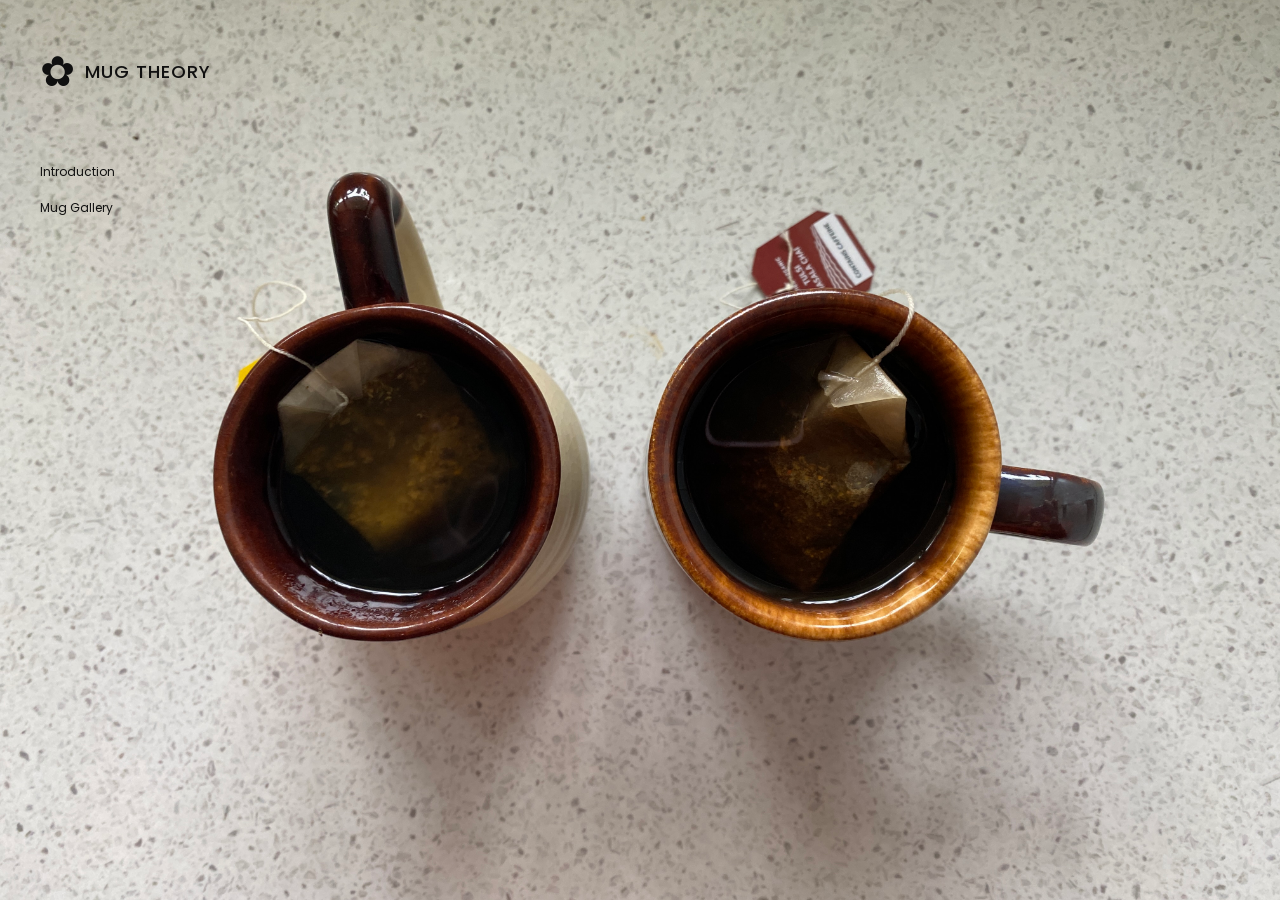
<file: index.html>
<!DOCTYPE html>
<html lang="en">
<head>
  <meta name="viewport" content="width=device-width, initial-scale=1.0">  
  <meta charset="UTF-8">
  <meta name="viewport" content="width=device-width, initial-scale=1.0">
  <meta charset="UTF-8">
  <div id="particles-js"></div>



  <link href="https://fonts.googleapis.com/css2?family=Poppins:wght@400;700&display=swap" rel="stylesheet">

  <title>Mug Theory</title>
  <link rel="stylesheet" href="css/style.css">
</head>
<body>

  <div class="hero">
    <img src="images/homepage.JPG" alt="homepage">

    <div class="overlay">
      <div class="logo">
        <span class="flower">✿</span>
        <h1>MUG THEORY</h1>
      </div>

      <nav>
        <a href="introduction.html">Introduction</a>
        <a href="gallery.html">Mug Gallery</a>
      </nav>
    </div>
  </div>

  <script src="/js/particles-hover.js"></script>
  
</body>
</html>
</file>
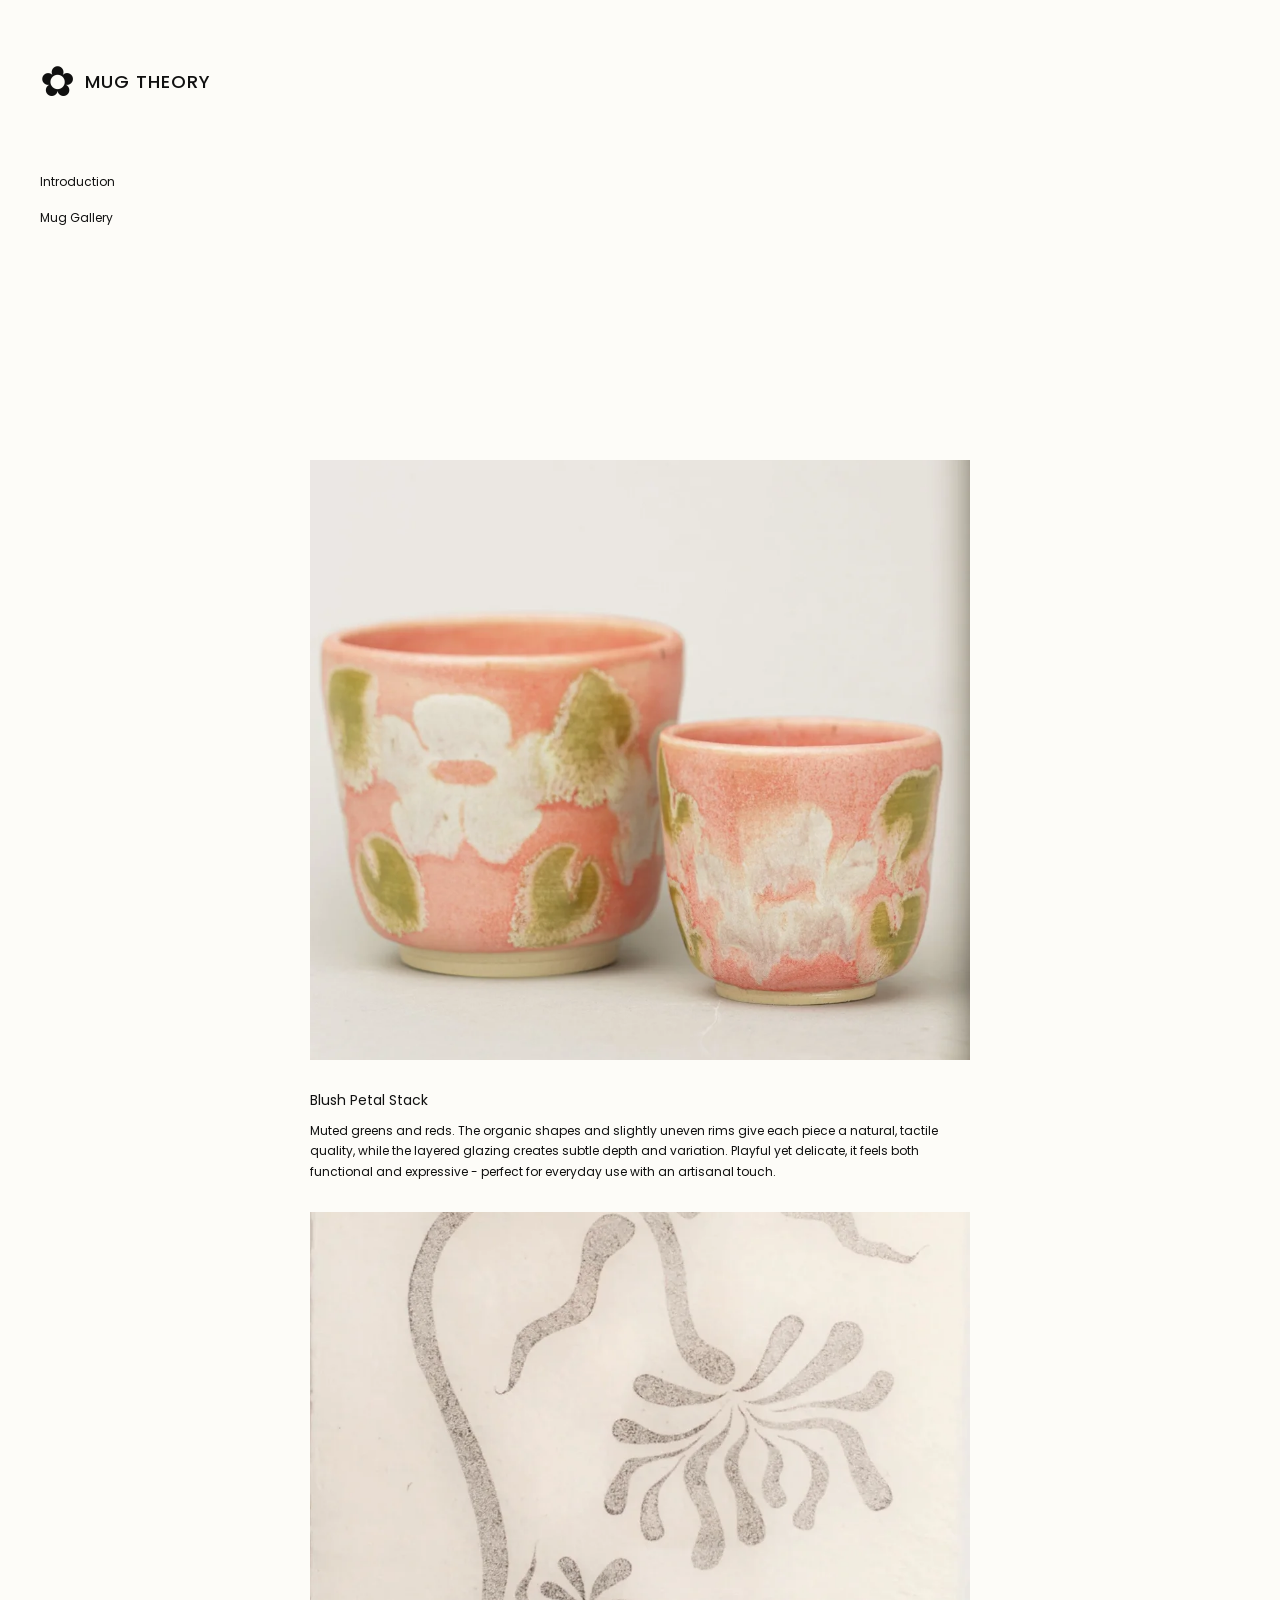
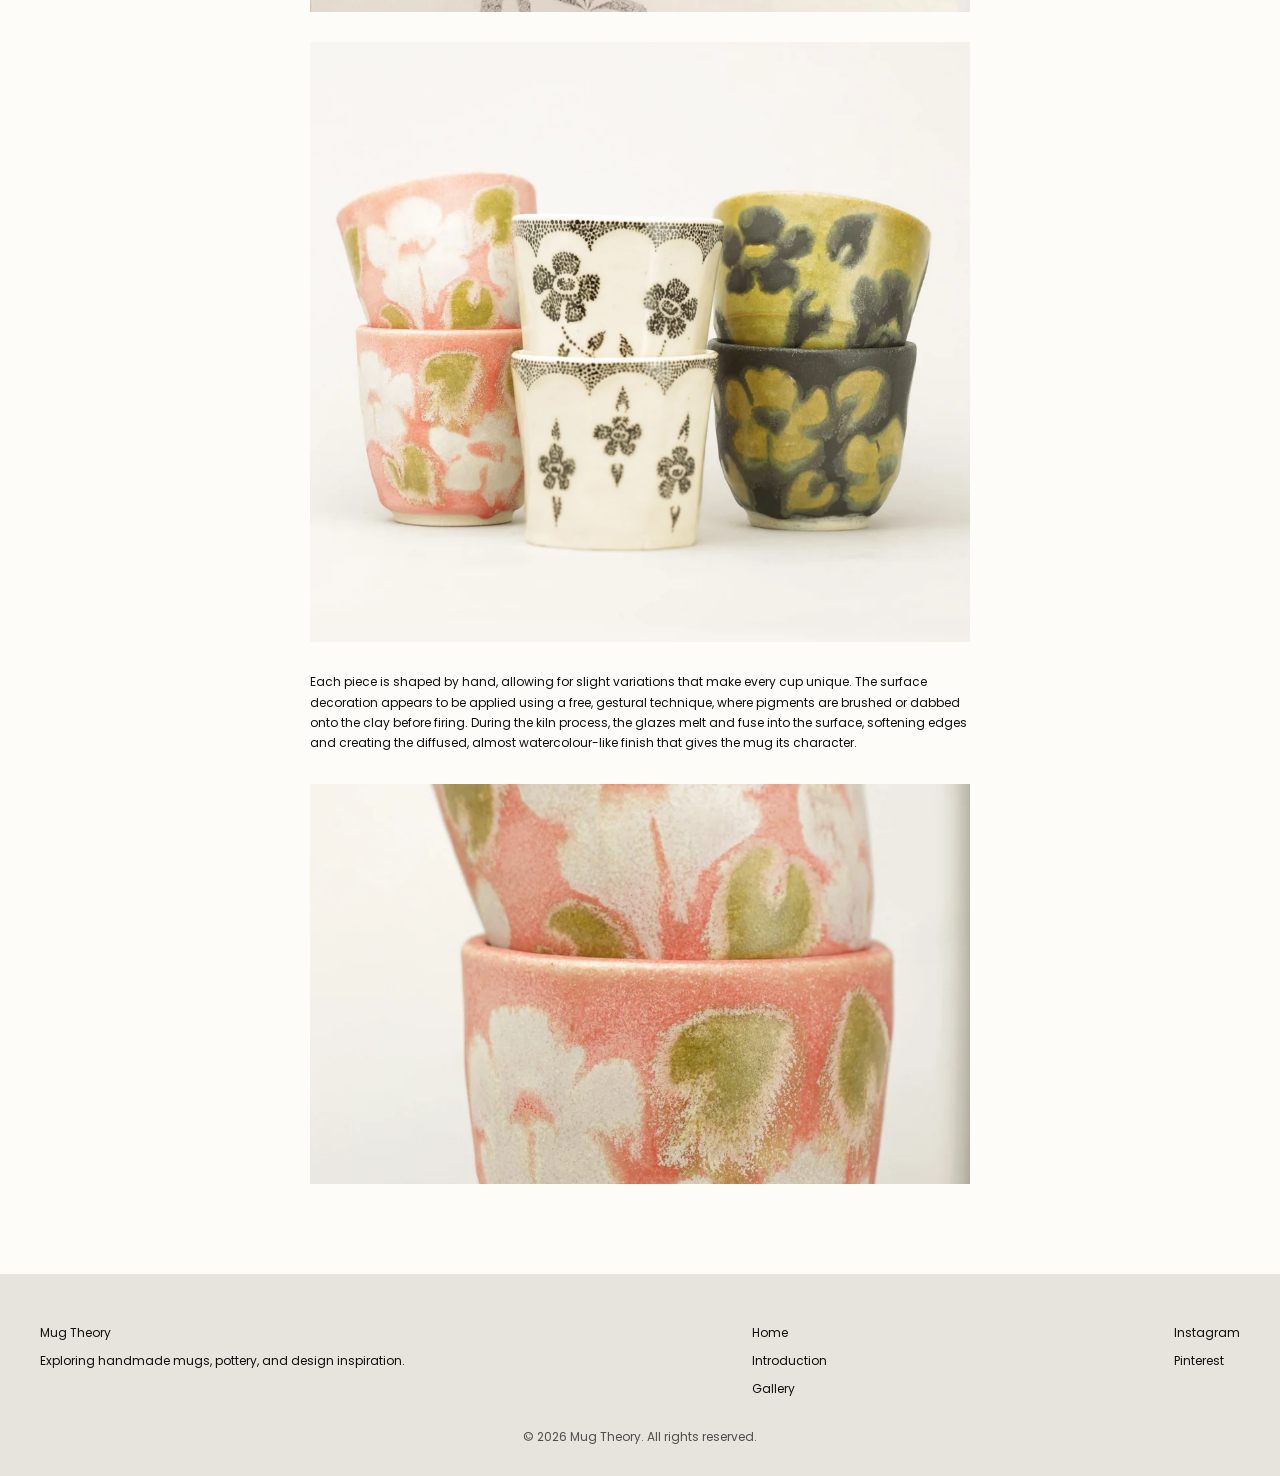
<file: blush.html>
<!DOCTYPE html>
<html lang="en">
<head>
  <meta charset="UTF-8">
  <meta name="viewport" content="width=device-width, initial-scale=1.0">

  <link href="https://fonts.googleapis.com/css2?family=Poppins:wght@400;700&display=swap" rel="stylesheet">

  <title>Mug Theory</title>
  <link rel="stylesheet" href="css/style.css">
</head>

<body>


  <div class="sidebar">
    <div class="logo">
      <span class="flower">✿</span>
      <a href="index.html">
        <h1>MUG THEORY</h1>
      </a>
    </div>
    <nav>
      <a href="introduction.html">Introduction</a>
      <a href="gallery.html">Mug Gallery</a>
    </nav>

    </nav>
  </div>


  <div class="main">

    <div class="content">

    
<img src="images/main image.jpeg.webp" class="main-img">
        

      <h3>Blush Petal Stack</h3>
      <p>
        Muted greens and reds. The organic shapes and slightly uneven rims give each piece a natural,
        tactile quality, while the layered glazing creates subtle depth and variation. Playful yet delicate,
        it feels both functional and expressive - perfect for everyday use with an artisanal touch.
      </p>

      <img src="images/detail.jpg.webp" class="detail-img">

      <img src="images/group image.jpeg.webp" class="main-img">

      <p>
        Each piece is shaped by hand, allowing for slight variations that make every cup unique.
        The surface decoration appears to be applied using a free, gestural technique, where pigments
        are brushed or dabbed onto the clay before firing. During the kiln process, the glazes melt
        and fuse into the surface, softening edges and creating the diffused, almost watercolour-like
        finish that gives the mug its character.
      </p>

      <img src="images/main image 2.jpeg.webp" class="detail-img">

     <button id="backToTop">Back to top</button>
  
  <script>
// back to top button
const backToTop = document.getElementById("backToTop");

// show button after scrolling a bit
window.addEventListener("scroll", function () {
  if (window.scrollY > 200) {
    backToTop.classList.add("show");
  } else {
    backToTop.classList.remove("show");
  }
});

// scroll back up when clicked
backToTop.addEventListener("click", function () {
  window.scrollTo({
    top: 0,
    behavior: "smooth"
  });
});
</script>


<script>
// simple filter function
function filterSelection(category) {
  const items = document.querySelectorAll(".item");

  items.forEach(function(item) {
    // show everything if "all" is selected
    if (category === "all") {
      item.classList.remove("hide");
    } else {
      // otherwise check if item matches category
      if (item.classList.contains(category)) {
        item.classList.remove("hide");
      } else {
        item.classList.add("hide");
      }
    }
  });
}
</script>

    </div>

  </div>


  <footer class="footer">
    <div class="footer-container">
      
      <div class="footer-left">
        <h3>Mug Theory</h3>
        <p>Exploring handmade mugs, pottery, and design inspiration.</p>
      </div>

      <div class="footer-links">
        <a>Home</a>
        <a>Introduction</a>
        <a>Gallery</a>
      </div>

      <div class="footer-right">
        <a>Instagram</a>
        <a>Pinterest</a>
      </div>

    </div>

    <div class="footer-bottom">
      <p>© 2026 Mug Theory. All rights reserved.</p>
    </div>
  </footer>

</body>
</html>
</file>
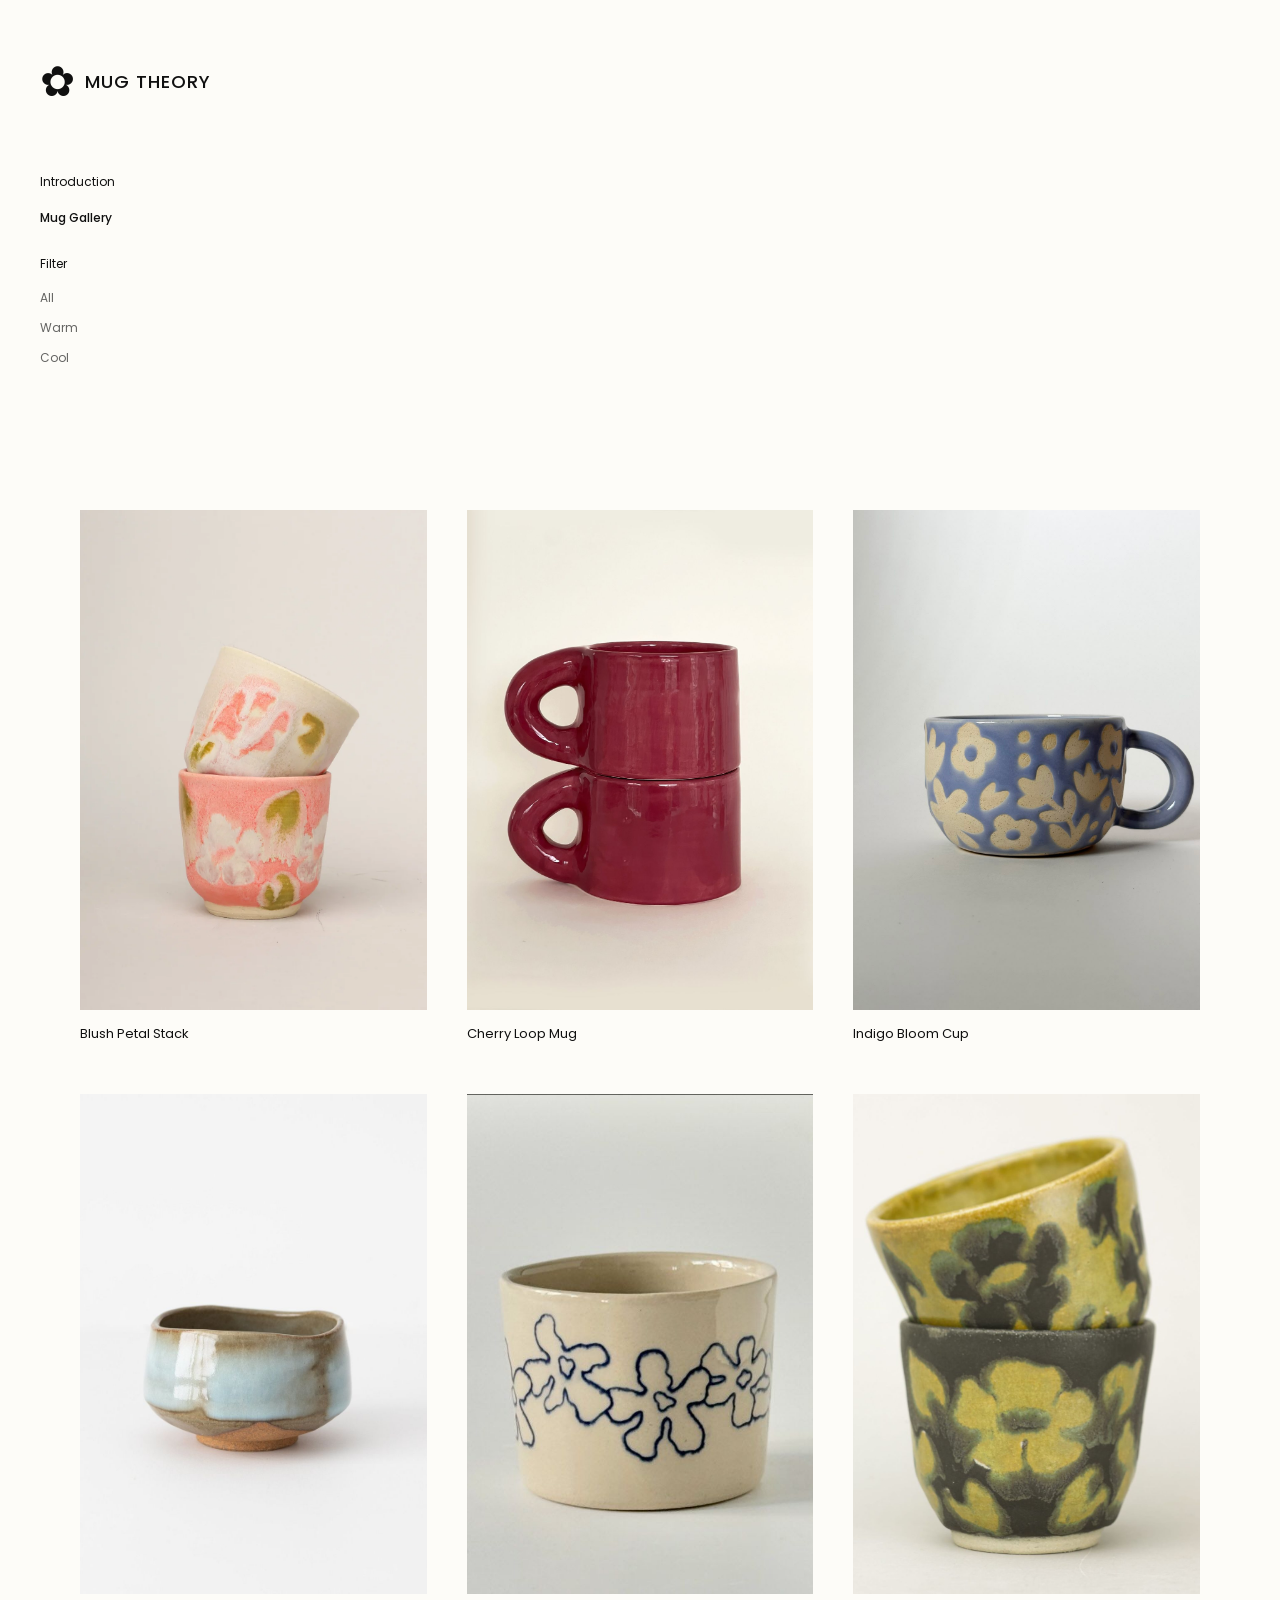
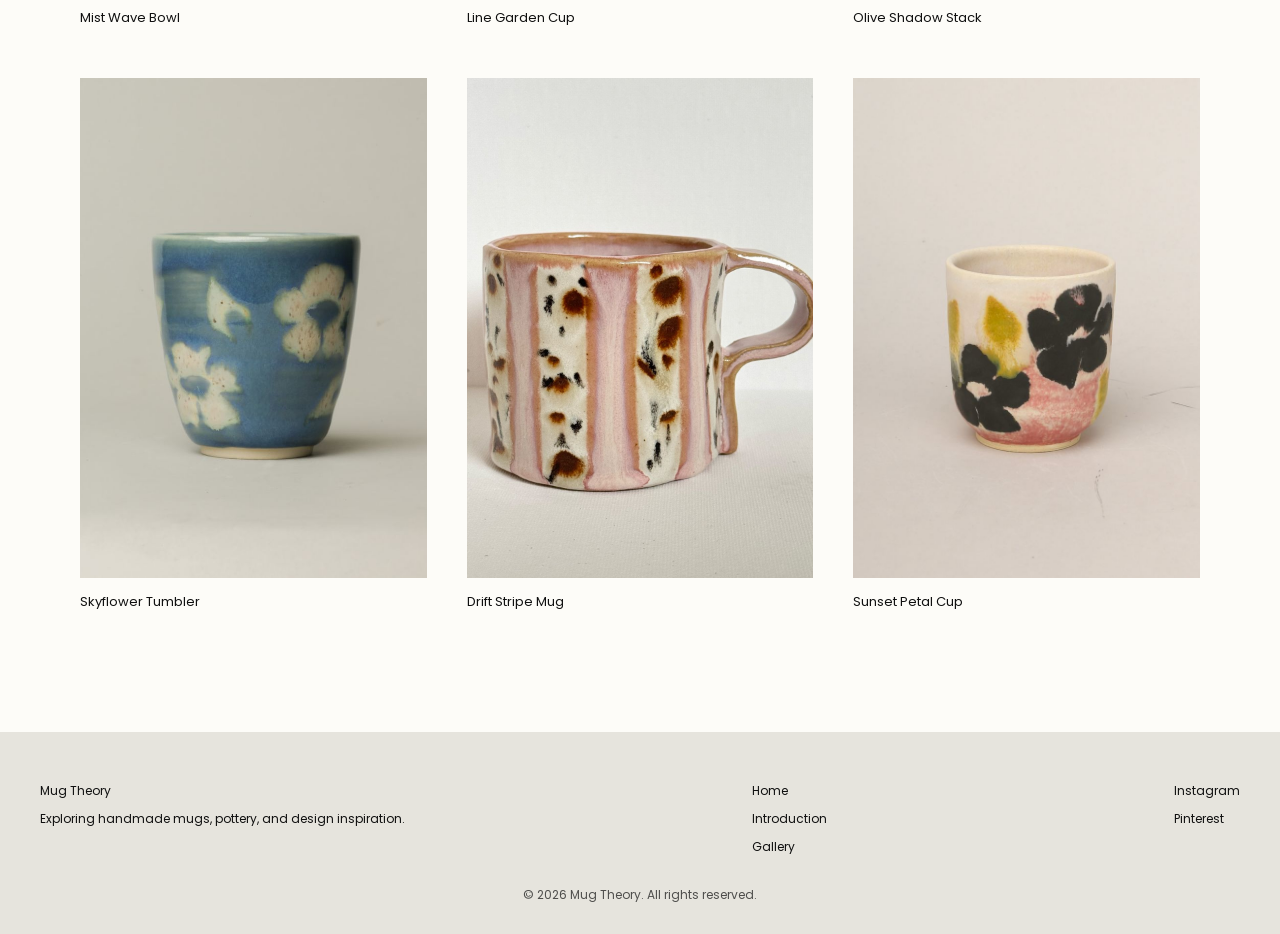
<file: gallery.html>
<!DOCTYPE html>
<html lang="en">
<head>
  <meta charset="UTF-8">
  <meta name="viewport" content="width=device-width, initial-scale=1.0">

<link href="https://fonts.googleapis.com/css2?family=Poppins:wght@400;700&display=swap" rel="stylesheet">

  <title>Mug Gallery - Mug Theory</title>
  <link rel="stylesheet" href="css/style.css">
</head>
<body class="gallery-page">


<div class="particles"></div>



  <div class="sidebar">
    <div class="logo">
      <span class="flower">✿</span>
      <a href="index.html">
        <h1>MUG THEORY</h1>
      </a>
    </div>

    <nav>
      <a href="introduction.html">Introduction</a>
      <a href="gallery.html" class="active">Mug Gallery</a>
      <div class="filters">
  <p>Filter</p>
  <button onclick="filterSelection('all')">All</button>
  <button onclick="filterSelection('warm')">Warm</button>
  <button onclick="filterSelection('cool')">Cool</button>
</div>
    </nav>
  </div>



  <div class="gallery">

<div class="item warm">
  <div class="image-box">
    <a href="blush.html">
      <img src="images/img1.jpg.webp" alt="Clickable image">
    </a>
    <div class="particles-hover"></div>
  </div>
  <p>Blush Petal Stack</p>
</div>

    <div class="item warm">
      <div class="image-box">
    <img src="images/img2.jpg" alt="">
    <div class="particles-hover"></div>
  </div>
      <p>Cherry Loop Mug</p>
    </div>

    <div class="item cool">
      <div class="image-box">
    <img src="images/img3.jpg" alt="">
    <div class="particles-hover"></div>
  </div>
      <p>Indigo Bloom Cup</p>
    </div>

    <div class="item cool">
      <div class="image-box">
    <img src="images/img4.jpg" alt="">
    <div class="particles-hover"></div>
  </div>
      <p>Mist Wave Bowl</p>
    </div>

    <div class="item cool">
     <div class="image-box">
    <img src="images/img5.jpg" alt="">
    <div class="particles-hover"></div>
  </div>
      <p>Line Garden Cup</p>
    </div>

    <div class="item cool">
    <div class="image-box">
    <img src="images/img6.jpg" alt="">
    <div class="particles-hover"></div>
  </div>
      <p>Olive Shadow Stack</p>
    </div>

    <div class="item cool">
    <div class="image-box">
    <img src="images/img7.jpg" alt="">
    <div class="particles-hover"></div>
  </div>
      <p>Skyflower Tumbler</p>
    </div>

    <div class="item warm">
    <div class="image-box">
    <img src="images/img8.jpg" alt="">
    <div class="particles-hover"></div>
  </div>
      <p>Drift Stripe Mug</p>
    </div>

    <div class="item warm">
    <div class="image-box">
    <img src="images/img9.jpg" alt="">
    <div class="particles-hover"></div>
  </div>
      <p>Sunset Petal Cup</p>
    </div>

  </div>

  

  <footer class="footer">
    <div class="footer-container">
      
      <div class="footer-left">
        <h3>Mug Theory</h3>
        <p>Exploring handmade mugs, pottery, and design inspiration.</p>
      </div>

      <div class="footer-links">
        <a>Home</a>
        <a>Introduction</a>
        <a>Gallery</a>
      </div>

      <div class="footer-right">
        <a>Instagram</a>
        <a>Pinterest</a>
      </div>

    </div>

    <div class="footer-bottom">
      <p>© 2026 Mug Theory. All rights reserved.</p>
    </div>
  </footer>
  
 
  <button id="backToTop">Back to top</button>
  <script>


const backToTop = document.getElementById("backToTop");

window.addEventListener("scroll", () => {
  if (window.scrollY > 200) {
    backToTop.classList.add("show");
  } else {
    backToTop.classList.remove("show");
  }
});

backToTop.addEventListener("click", () => {
  window.scrollTo({
    top: 0,
    behavior: "smooth"
  });
});
</script>

<script>
function filterSelection(category) {
  const items = document.querySelectorAll(".item");

  items.forEach(item => {
    if (category === "all") {
      item.classList.remove("hide");
    } else {
      if (item.classList.contains(category)) {
        item.classList.remove("hide");
      } else {
        item.classList.add("hide");
      }
    }
  });
}
</script>


<script src="js/particles.min.js"></script>
<script src="/js/particles-hover.js"></script>




</body>

</html>
</file>
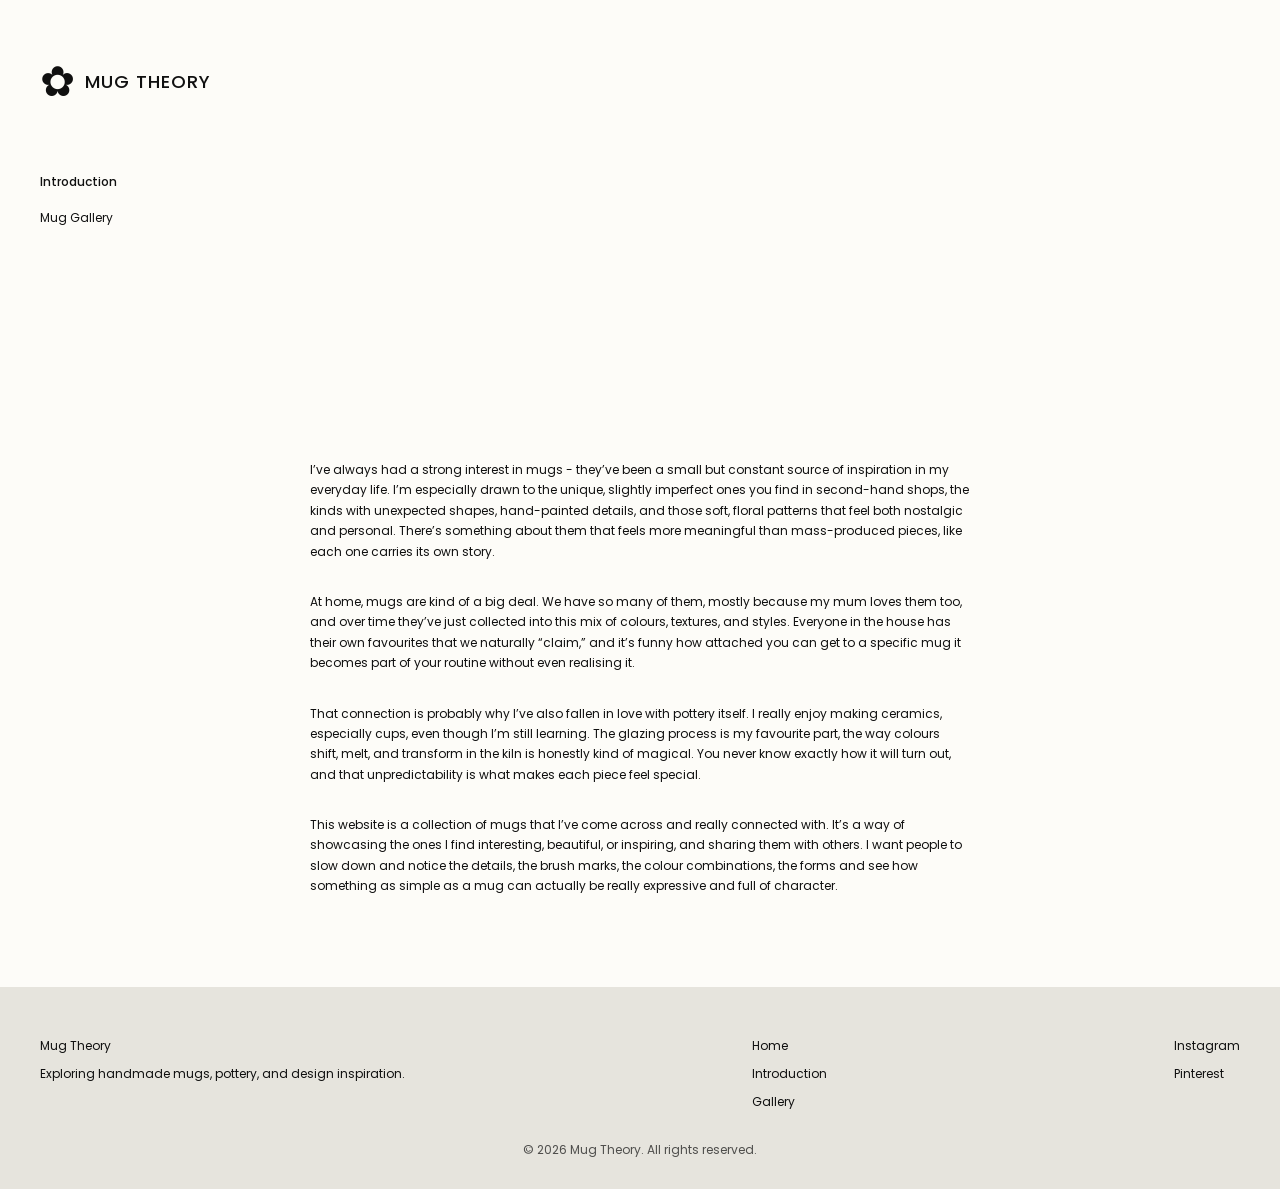
<file: introduction.html>
<!DOCTYPE html>
<html lang="en">
<head>
  <meta charset="UTF-8">
  <meta name="viewport" content="width=device-width, initial-scale=1.0">

  <link href="https://fonts.googleapis.com/css2?family=Poppins:wght@400;700&display=swap" rel="stylesheet">

  <title>Introduction - Mug Theory</title>
  <link rel="stylesheet" href="css/style.css">
</head>


<body class="intro-page">

  
  <div class="sidebar">
    <div class="logo">
      <span class="flower">✿</span>
      <a href="index.html">
        <h1>MUG THEORY</h1>
      </a>
    </div>

    <nav>
      <a href="introduction.html" class="active">Introduction</a>
      <a href="gallery.html">Mug Gallery</a>
    </nav>
  </div>

 <div class="main-content">
  <div class="content">
    <p>
      I’ve always had a strong interest in mugs - they’ve been a small but constant source of inspiration in my everyday life. I’m especially drawn to the unique, slightly imperfect ones you find in second-hand shops, the kinds with unexpected shapes, hand-painted details, and those soft, floral patterns that feel both nostalgic and personal. There’s something about them that feels more meaningful than mass-produced pieces, like each one carries its own story.
    </p>

    <p>
      At home, mugs are kind of a big deal. We have so many of them, mostly because my mum loves them too, and over time they’ve just collected into this mix of colours, textures, and styles. Everyone in the house has their own favourites that we naturally “claim,” and it’s funny how attached you can get to a specific mug it becomes part of your routine without even realising it.
    </p>

    <p>
      That connection is probably why I’ve also fallen in love with pottery itself. I really enjoy making ceramics, especially cups, even though I’m still learning. The glazing process is my favourite part, the way colours shift, melt, and transform in the kiln is honestly kind of magical. You never know exactly how it will turn out, and that unpredictability is what makes each piece feel special.
    </p>

    <p>
      This website is a collection of mugs that I’ve come across and really connected with. It’s a way of showcasing the ones I find interesting, beautiful, or inspiring, and sharing them with others. I want people to slow down and notice the details, the brush marks, the colour combinations, the forms and see how something as simple as a mug can actually be really expressive and full of character.
    </p>
  </div>
  </div>

  <body>


  <footer class="footer">
    <div class="footer-container">
      
      <div class="footer-left">
        <h3>Mug Theory</h3>
        <p>Exploring handmade mugs, pottery, and design inspiration.</p>
      </div>

      <div class="footer-links">
        <a>Home</a>
        <a>Introduction</a>
        <a>Gallery</a>
      </div>

      <div class="footer-right">
        <a>Instagram</a>
        <a>Pinterest</a>
      </div>

    </div>

    <div class="footer-bottom">
      <p>© 2026 Mug Theory. All rights reserved.</p>
    </div>
  </footer>

</body>

</html>
</file>
<file: css/style.css>
/* =========================
   BASE
========================= */

* {
  margin: 0;
  padding: 0;
  box-sizing: border-box;
  font-family: 'Poppins', sans-serif;
}

html,
body {
  height: 100%;
  scroll-behavior: smooth;
}

body {
  background: #FDFCF8;
  color: #101010;
  display: flex;
  flex-direction: column;
}

a {
  text-decoration: none;
  color: inherit;
}

img {
  width: 100%;
  display: block;
}

/* =========================
   LAYOUT
========================= */

.intro-page,
.gallery-page,
.container {
  display: flex;
}

.main-content {
  flex: 1;
}

/* =========================
   HERO
========================= */

.hero {
  position: relative;
  width: 100%;
  height: 100vh;
  overflow: hidden;
}

.hero img {
  width: 100%;
  height: 100%;
  object-fit: cover;
}

.overlay {
  position: absolute;
  top: 40px;
  left: 40px;
  z-index: 3;
  color: #101010;
}

/* =========================
   SIDEBAR
========================= */

.sidebar {
  width: 280px;
  min-height: 100vh;
  padding: 50px 40px;
  position: relative;
  z-index: 10;
}

.logo {
  display: flex;
  align-items: center;
  gap: 10px;
  margin-bottom: 60px;
}

.logo h1 {
  font-size: 18px;
  font-weight: 500;
  letter-spacing: 1px;
}

.flower {
  font-size: 42px;
}

nav {
  display: flex;
  flex-direction: column;
  gap: 18px;
}

nav a {
  font-size: 12px;
  transition: opacity 0.3s ease;
}

nav a:hover {
  opacity: 0.5;
}

nav a.active {
  font-weight: 500;
}

/* =========================
   CONTENT
========================= */

.content {
  max-width: 700px;
  margin: auto;
  padding: 60px 20px;
  margin-top: -500px;
}

.content p {
  margin-bottom: 30px;
  line-height: 1.7;
  font-size: 12px;
}

/* =========================
   GALLERY
========================= */

.gallery {
  flex: 1;
  display: grid;
  grid-template-columns: repeat(3, 1fr);
  gap: 50px 40px;
  padding: 80px 80px 120px;
  margin-top: -470px;
}

.item {
  transition: transform 0.4s ease;
}

.item:hover {
  transform: translateY(-6px);
}

.item p {
  margin-top: 14px;
  font-size: 13px;
}

/* =========================
   IMAGE HOVER
========================= */

.image-box {
  position: relative;
  overflow: hidden;
  border-radius: 0px;
}

.image-box img {
  height: 500px;
  object-fit: cover;
  transition: transform 0.7s ease;
}

.image-box:hover img {
  transform: scale(1.04);
}

.particles-hover {
  position: absolute;
  inset: 0;
  z-index: 2;
  opacity: 0;
  pointer-events: none;
  transition: opacity 0.5s ease;
}



.image-box:hover .particles-hover {
  opacity: 1;
}

/* =========================
   FILTERS
========================= */

.filters {
  margin-top: 10px;
}

.filters p {
  font-size: 12px;
  margin-bottom: 10px;
}

.filters button {
  display: block;
  padding: 6px 0;
  border: none;
  background: transparent;
  font-size: 12px;
  text-align: left;
  cursor: pointer;
  opacity: 0.6;
  transition: opacity 0.3s ease;
}

.filters button:hover {
  opacity: 1;
}

.item.hide {
  display: none;
}

/* =========================
   IMAGES
========================= */

.main-img {
  width: 100%;
  height: 600px;
  object-fit: cover;
  margin-bottom: 30px;
}

.detail-img {
  width: 100%;
  height: 400px;
  object-fit: cover;
  margin: 30px 0;
}

h3 {
  font-size: 14px;
  font-weight: 400;
  margin-bottom: 10px;
}

/* =========================
   FOOTER
========================= */

.footer {
  background: #e6e4dd;
  padding: 50px 40px 30px;
}

.footer-container {
  display: flex;
  justify-content: space-between;
  flex-wrap: wrap;
  gap: 50px;
}

.footer-left h3,
.footer-left p,
.footer a,
.footer-bottom {
  font-size: 12px;
  font-weight: 400;
}

.footer-links,
.footer-right {
  display: flex;
  flex-direction: column;
  gap: 10px;
}

.footer a {
  transition: opacity 0.3s ease;
}

.footer a:hover {
  opacity: 0.6;
}

.footer-bottom {
  margin-top: 30px;
  text-align: center;
  opacity: 0.7;
}

/* =========================
   BACK TO TOP
========================= */

#backToTop {
  position: fixed;
  right: 30px;
  bottom: 40px;
  z-index: 999;

  padding: 14px 18px;
  border: none;
  border-radius: 100px;

  background: rgba(255, 255, 255, 0.3);
  backdrop-filter: blur(10px);

  font-size: 12px;
  cursor: pointer;

  opacity: 0;
  pointer-events: none;
  transform: translateY(10px);

  transition: all 0.3s ease;
}

#backToTop.show {
  opacity: 1;
  pointer-events: auto;
  transform: translateY(0);
}



/* =========================
   RESPONSIVE
========================= */

@media (max-width: 768px) {

  .intro-page,
  .gallery-page,
  .container {
    flex-direction: column;
  }

  .sidebar {
    width: 100%;
    min-height: auto;
    padding: 20px;
  }

  .logo {
    margin-bottom: 30px;
  }

  .content {
    margin-top: 0;
    padding: 20px;
  }

  .gallery {
    grid-template-columns: 1fr;
    gap: 40px;
    padding: 20px;
    margin-top: 0;
  }

  .item {
    display: flex;
    flex-direction: column;
  }

  .image-box img {
    height: 260px;
  }

  .item p {
    margin-top: 12px;
  }

  .overlay {
    top: 20px;
    left: 20px;
  }

  #backToTop {
    right: 20px;
    bottom: 20px;
  }

}
</file>
